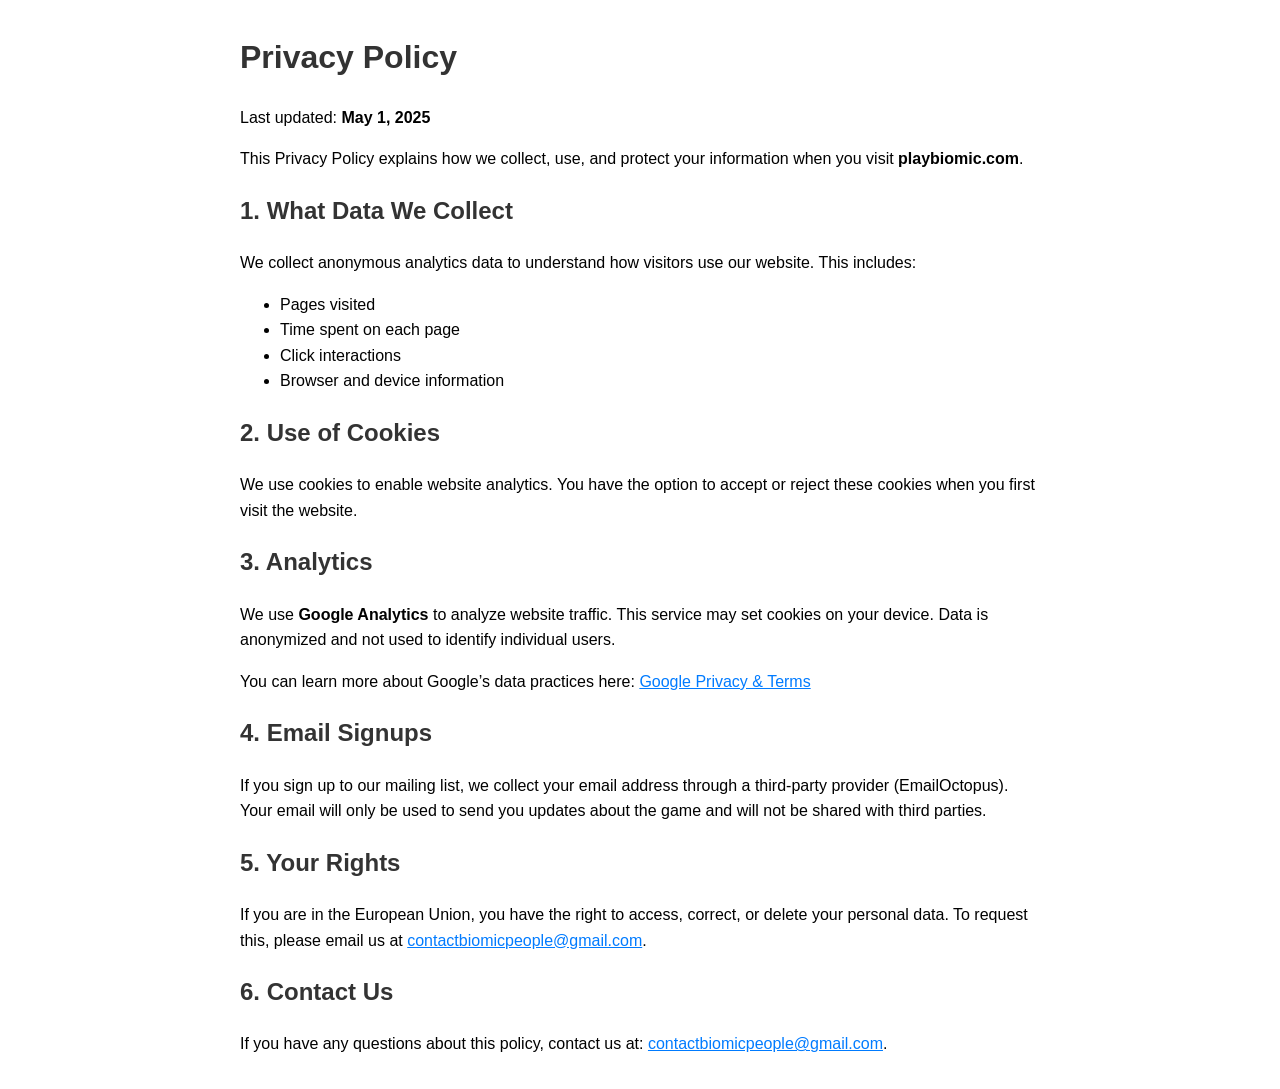
<file: privacy-policy.html>
<!DOCTYPE html>
<html lang="en">

<head>
    <meta charset="UTF-8">
    <meta name="viewport" content="width=device-width, initial-scale=1">
    <title>Privacy Policy | Biomic</title>
    <style>
        body {
            font-family: Arial, sans-serif;
            line-height: 1.6;
            max-width: 800px;
            margin: 2rem auto;
            padding: 0 1rem;
        }

        h1,
        h2 {
            color: #333;
        }

        a {
            color: #007BFF;
        }
    </style>
</head>

<body>

    <h1>Privacy Policy</h1>
    <p>Last updated: <strong>May 1, 2025</strong></p>

    <p>This Privacy Policy explains how we collect, use, and protect your information when you visit
        <strong>playbiomic.com</strong>.
    </p>

    <h2>1. What Data We Collect</h2>
    <p>We collect anonymous analytics data to understand how visitors use our website. This includes:</p>
    <ul>
        <li>Pages visited</li>
        <li>Time spent on each page</li>
        <li>Click interactions</li>
        <li>Browser and device information</li>
    </ul>

    <h2>2. Use of Cookies</h2>
    <p>We use cookies to enable website analytics. You have the option to accept or reject
        these cookies when you first visit the website.</p>

    <h2>3. Analytics</h2>
    <p>We use <strong>Google Analytics</strong> to analyze website traffic. This service may set cookies on your device.
        Data is anonymized and not used to identify individual users.</p>
    <p>You can learn more about Google’s data practices here:
        <a href="https://policies.google.com/technologies/partner-sites" target="_blank" rel="noopener">Google Privacy &
            Terms</a>
    </p>

    <h2>4. Email Signups</h2>
    <p>If you sign up to our mailing list, we collect your email address through a third-party provider (EmailOctopus).
        Your email will only be used to send you updates about the game and will not be shared with third parties.</p>

    <h2>5. Your Rights</h2>
    <p>If you are in the European Union, you have the right to access, correct, or delete your personal data. To request
        this, please email us at <a href="mailto:contactbiomicpeople@gmail.com">contactbiomicpeople@gmail.com</a>.</p>

    <h2>6. Contact Us</h2>
    <p>If you have any questions about this policy, contact us at: <a
            href="mailto:contactbiomicpeople@gmail.com">contactbiomicpeople@gmail.com</a>.</p>

</body>

</html>
</file>
